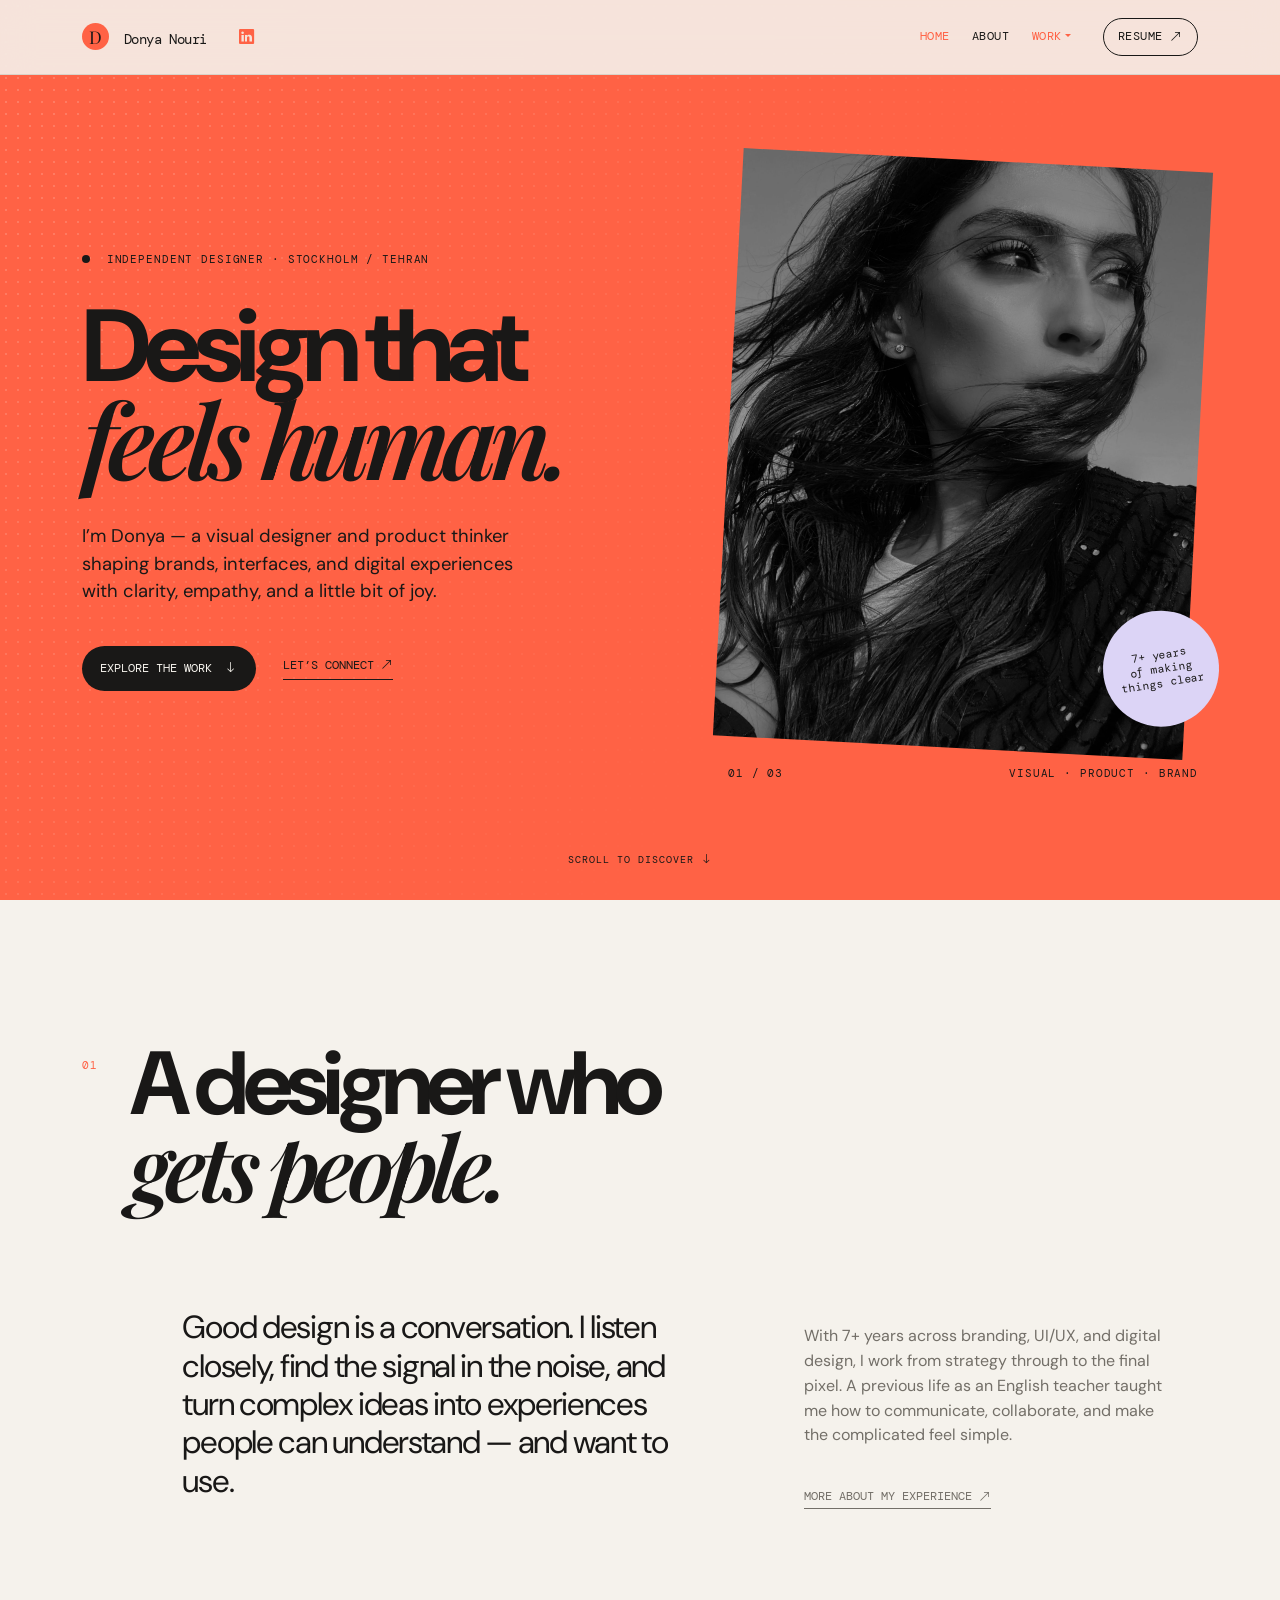
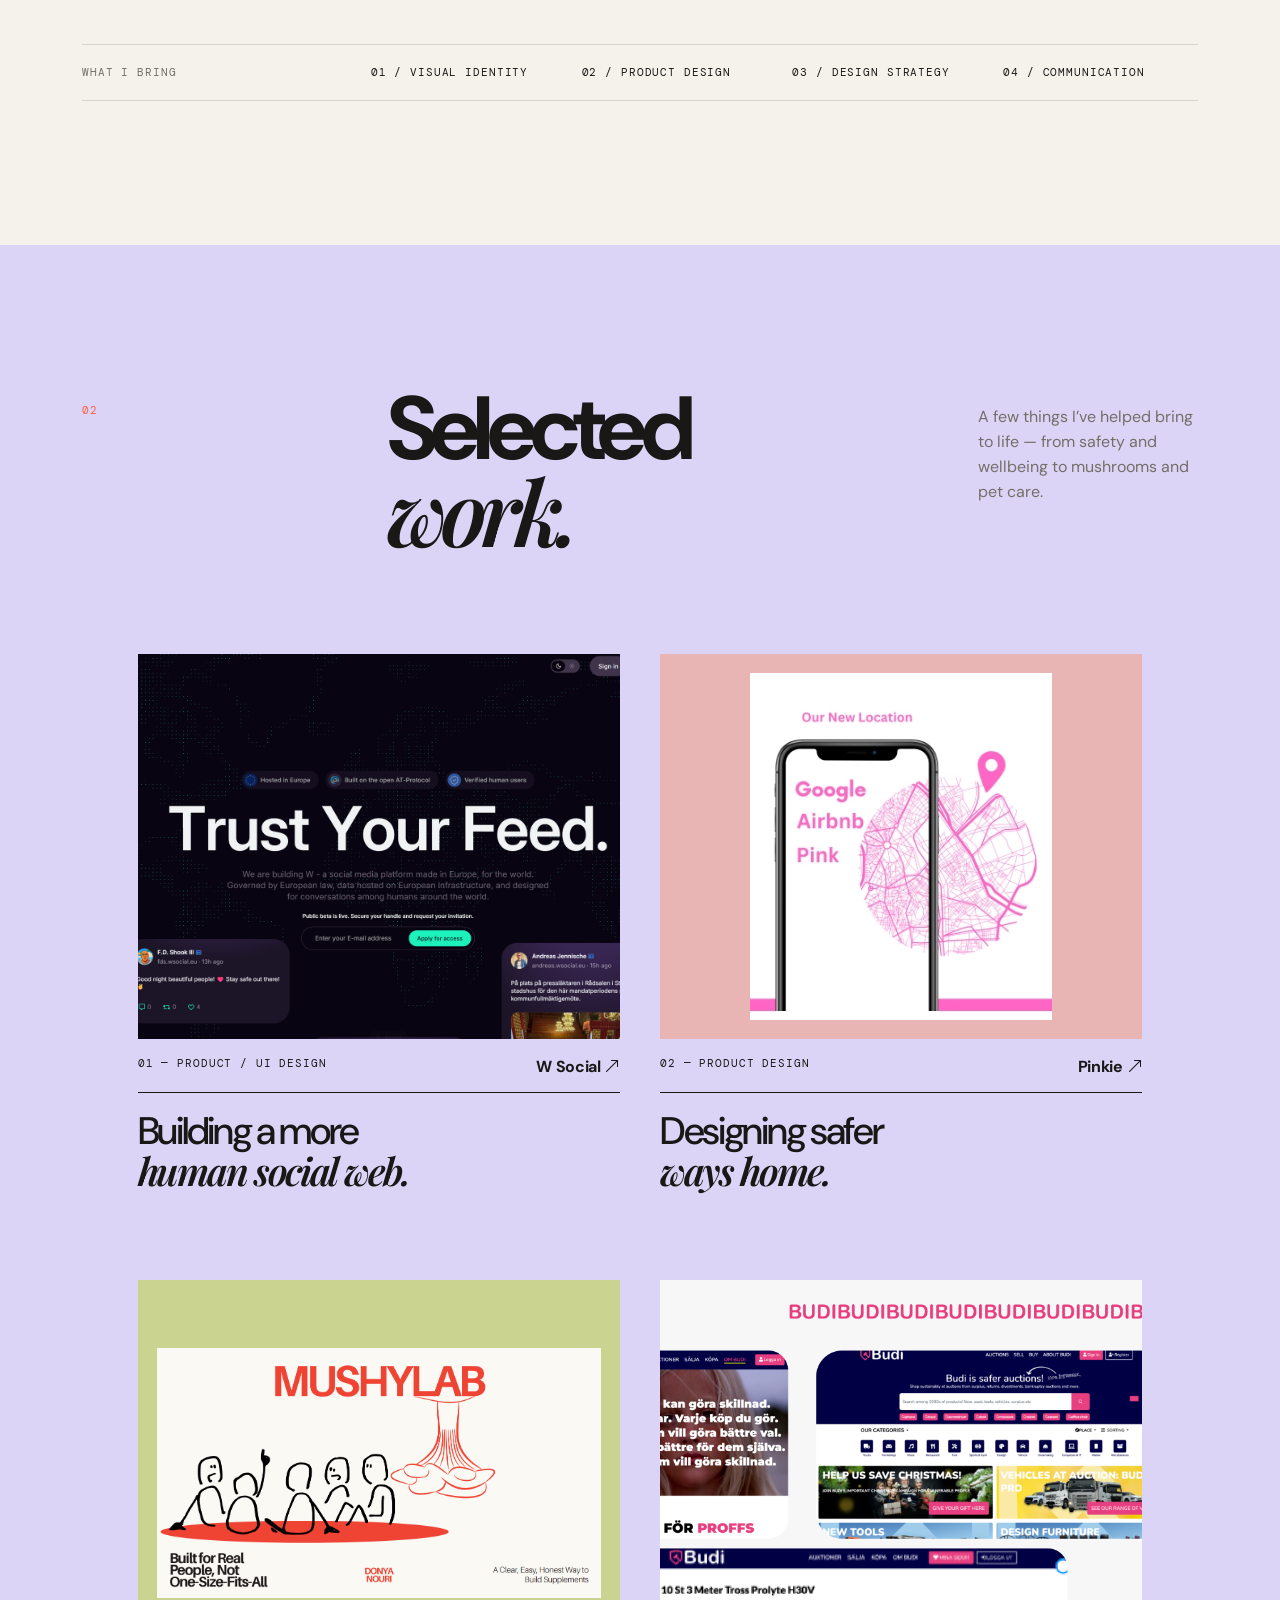
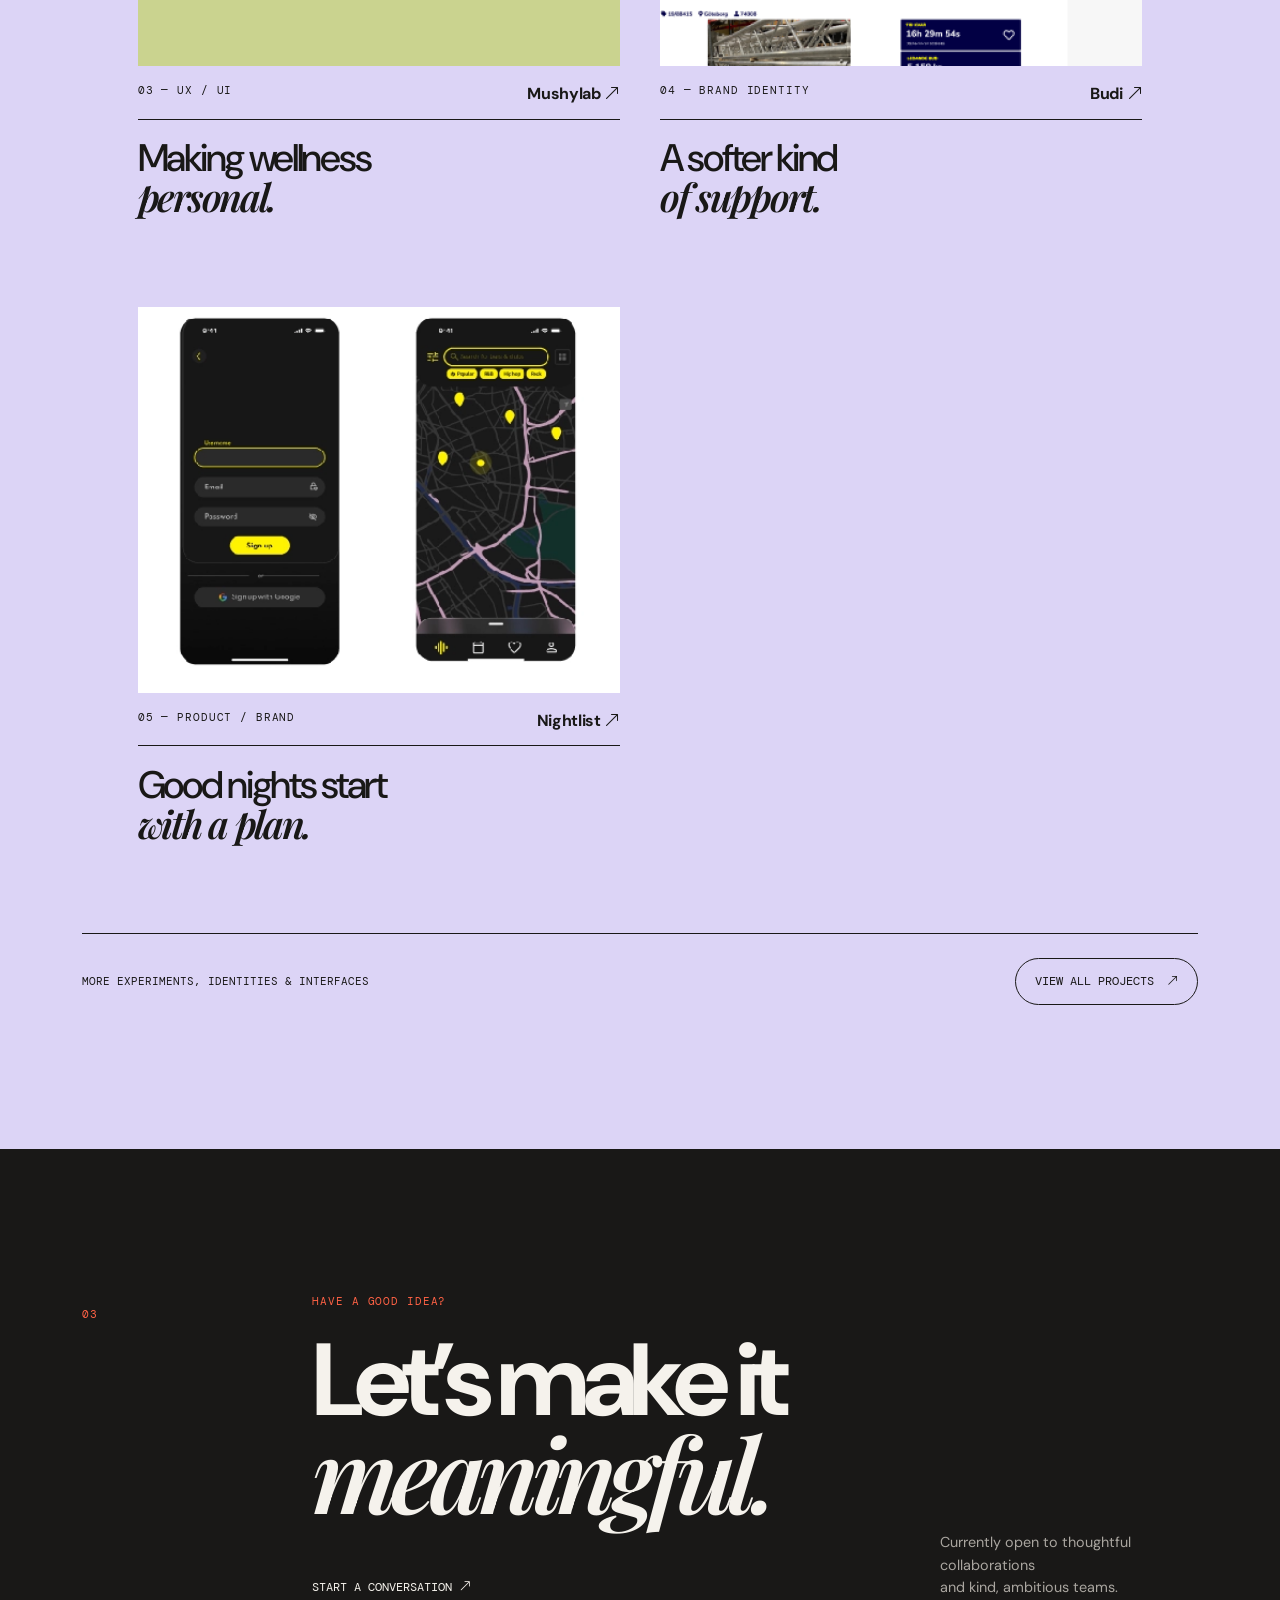
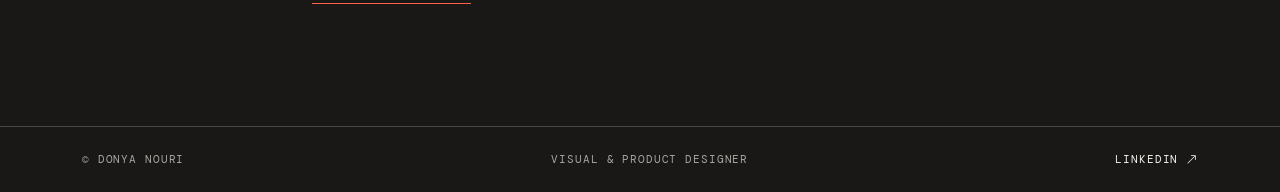
<file: index.html>
<!DOCTYPE html>
<html lang="en">
<head>
  <meta charset="UTF-8" />
  <meta name="viewport" content="width=device-width, initial-scale=1.0" />
  <meta name="description" content="Donya Nouri is a visual and product designer creating clear, expressive digital experiences." />
  <title>Donya Nouri — Visual & Product Designer</title>
  <link rel="stylesheet" href="https://cdn.jsdelivr.net/npm/bootstrap-icons@1.11.3/font/bootstrap-icons.min.css" />
  <link href="https://cdn.jsdelivr.net/npm/bootstrap@5.3.3/dist/css/bootstrap.min.css" rel="stylesheet" />
  <link rel="stylesheet" href="style.css" />
</head>
<body class="home-page">
  <nav class="navbar navbar-expand-lg custom-navbar fixed-top">
    <div class="container">
      <div class="brand-group">
        <a class="navbar-brand museo-font" href="index.html"><span class="brand-mark">D</span> Donya Nouri</a>
        <a class="linkedin-icon" href="https://www.linkedin.com/in/donya-nouri-3641202a6/" target="_blank" rel="noreferrer" aria-label="LinkedIn"><i class="bi bi-linkedin"></i></a>
      </div>
      <button class="navbar-toggler" type="button" data-bs-toggle="collapse" data-bs-target="#navbarNav" aria-label="Toggle navigation">
        <span class="navbar-toggler-icon"></span>
      </button>
      <div class="collapse navbar-collapse" id="navbarNav">
        <ul class="navbar-nav ms-auto align-items-lg-center">
          <li class="nav-item"><a class="nav-link museo-font active" href="index.html">Home</a></li>
          <li class="nav-item"><a class="nav-link museo-font" href="#about">About</a></li>
          <li class="nav-item dropdown">
            <a class="nav-link museo-font dropdown-toggle" href="#work" id="workDropdown" role="button" data-bs-toggle="dropdown" aria-expanded="false">Work</a>
            <ul class="dropdown-menu dropdown-menu-end" aria-labelledby="workDropdown">
              <li><a class="dropdown-item" href="#work">All work</a></li>
              <li><a class="dropdown-item" href="wsocial.html">W Social</a></li>
              <li><a class="dropdown-item" href="pinkie.html">Pinkie</a></li>
              <li><a class="dropdown-item" href="mushylab.html">Mushylab</a></li>
              <li><a class="dropdown-item" href="budi.html">Budi</a></li>
              <li><a class="dropdown-item" href="nightlist.html">Nightlist</a></li>
              <li><a class="dropdown-item" href="tobii.html">Tobii Dynavox</a></li>
              <li><a class="dropdown-item" href="temgroup.html">Tem Group</a></li>
              <li><a class="dropdown-item" href="petclinic.html">Pet Clinic</a></li>
              <li><a class="dropdown-item" href="studiomosaic.html">Studio Mosaic / Umbra</a></li>
              <li><a class="dropdown-item" href="lightstep.html">Maria Ungdom / Lightstep</a></li>
              <li><a class="dropdown-item" href="pharmacy.html">Dr. Mahmoodinejad's Pharmacy</a></li>
              <li><a class="dropdown-item" href="mehrarad.html">Mehr Arad Urum Rashin</a></li>
            </ul>
          </li>
          <li class="nav-item"><a class="nav-link museo-font nav-cta" href="Images/Donya_Nouri_CV_UXUI_Design.pdf" download>Resume <i class="bi bi-arrow-up-right"></i></a></li>
        </ul>
      </div>
    </div>
  </nav>

  <main>
    <header class="hero">
      <div class="hero-noise"></div>
      <div class="container hero-grid">
        <div class="hero-copy">
          <p class="eyebrow"><span class="eyebrow-dot"></span> Independent designer · Stockholm / Tehran</p>
          <h1>Design that<br /><em>feels human.</em></h1>
          <p class="hero-intro">I’m Donya — a visual designer and product thinker shaping brands, interfaces, and digital experiences with clarity, empathy, and a little bit of joy.</p>
          <div class="hero-actions">
            <a class="button button-dark" href="#work">Explore the work <i class="bi bi-arrow-down"></i></a>
            <a class="text-link" href="https://www.linkedin.com/in/donya-nouri-3641202a6/" target="_blank" rel="noreferrer">Let’s connect <i class="bi bi-arrow-up-right"></i></a>
          </div>
        </div>
        <div class="hero-portrait">
          <div class="portrait-frame">
            <img src="Images/Donya_Contact.jpg" alt="Portrait of Donya Nouri" />
            <span class="portrait-sticker">7+ years<br />of making<br />things clear</span>
          </div>
          <div class="hero-caption"><span>01 / 03</span><span>Visual · Product · Brand</span></div>
        </div>
      </div>
      <div class="hero-scroll">Scroll to discover <i class="bi bi-arrow-down"></i></div>
    </header>

    <section id="about" class="about-section section-pad">
      <div class="container">
        <div class="section-heading"><span class="section-number">01</span><h2>A designer who<br /><em>gets people.</em></h2></div>
        <div class="about-grid">
          <p class="about-lead">Good design is a conversation. I listen closely, find the signal in the noise, and turn complex ideas into experiences people can understand — and want to use.</p>
          <div class="about-detail">
            <p>With 7+ years across branding, UI/UX, and digital design, I work from strategy through to the final pixel. A previous life as an English teacher taught me how to communicate, collaborate, and make the complicated feel simple.</p>
            <a class="text-link" href="Images/Donya_Nouri_CV_UXUI_Design.pdf" download>More about my experience <i class="bi bi-arrow-up-right"></i></a>
          </div>
        </div>
        <div class="capability-row">
          <span>What I bring</span><strong>01 / Visual identity</strong><strong>02 / Product design</strong><strong>03 / Design strategy</strong><strong>04 / Communication</strong>
        </div>
      </div>
    </section>

    <section id="work" class="work-section section-pad">
      <div class="container">
        <div class="section-heading work-heading"><span class="section-number">02</span><h2>Selected<br /><em>work.</em></h2><p>A few things I’ve helped bring to life — from safety and wellbeing to mushrooms and pet care.</p></div>
        <div class="project-grid">
          <a class="project-card project-card-large wsocial-card" href="wsocial.html">
            <div class="project-image-wrap wsocial-bg"><img src="Images/W_Social.png" alt="W Social social media platform homepage" /></div>
            <div class="project-meta"><span>01 — Product / UI design</span><span>W Social <i class="bi bi-arrow-up-right"></i></span></div>
            <h3>Building a more<br /><em>human social web.</em></h3>
          </a>
          <a class="project-card" href="pinkie.html">
            <div class="project-image-wrap pinkie-bg"><img src="Images/Pinkie_fp.webp" alt="Pinkie safety app interface" /></div>
            <div class="project-meta"><span>02 — Product design</span><span>Pinkie <i class="bi bi-arrow-up-right"></i></span></div>
            <h3>Designing safer<br /><em>ways home.</em></h3>
          </a>
          <a class="project-card" href="mushylab.html">
            <div class="project-image-wrap mushy-bg"><img src="Images/Mushylab/Mushy_1.png" alt="Mushylab digital platform" /></div>
            <div class="project-meta"><span>03 — UX / UI</span><span>Mushylab <i class="bi bi-arrow-up-right"></i></span></div>
            <h3>Making wellness<br /><em>personal.</em></h3>
          </a>
          <a class="project-card" href="budi.html">
            <div class="project-image-wrap budi-bg"><img src="Images/Budi/BUDI@2x.png" alt="Budi visual identity" /></div>
            <div class="project-meta"><span>04 — Brand identity</span><span>Budi <i class="bi bi-arrow-up-right"></i></span></div>
            <h3>A softer kind<br /><em>of support.</em></h3>
          </a>
          <a class="project-card project-card-wide" href="nightlist.html">
            <div class="project-image-wrap night-bg"><img src="Images/Nightlist_fp.webp" alt="Nightlist app interface" /></div>
            <div class="project-meta"><span>05 — Product / Brand</span><span>Nightlist <i class="bi bi-arrow-up-right"></i></span></div>
            <h3>Good nights start<br /><em>with a plan.</em></h3>
          </a>
        </div>
        <div class="all-work"><span>More experiments, identities & interfaces</span><a class="button button-outline" href="wsocial.html">View all projects <i class="bi bi-arrow-up-right"></i></a></div>
      </div>
    </section>

    <section class="contact-section-new">
      <div class="container contact-grid"><span class="section-number">03</span><div><p class="eyebrow">Have a good idea?</p><h2>Let’s make it<br /><em>meaningful.</em></h2><a class="contact-link" href="https://www.linkedin.com/in/donya-nouri-3641202a6/" target="_blank" rel="noreferrer">Start a conversation <i class="bi bi-arrow-up-right"></i></a></div><div class="contact-note">Currently open to thoughtful collaborations<br />and kind, ambitious teams.</div></div>
    </section>
  </main>
  <footer><div class="container"><span>© Donya Nouri</span><span>Visual & Product Designer</span><a href="https://www.linkedin.com/in/donya-nouri-3641202a6/" target="_blank" rel="noreferrer">LinkedIn <i class="bi bi-arrow-up-right"></i></a></div></footer>
  <script src="https://cdn.jsdelivr.net/npm/bootstrap@5.3.3/dist/js/bootstrap.bundle.min.js"></script>
  <script src="script.js"></script>
</body>
</html>
</file>
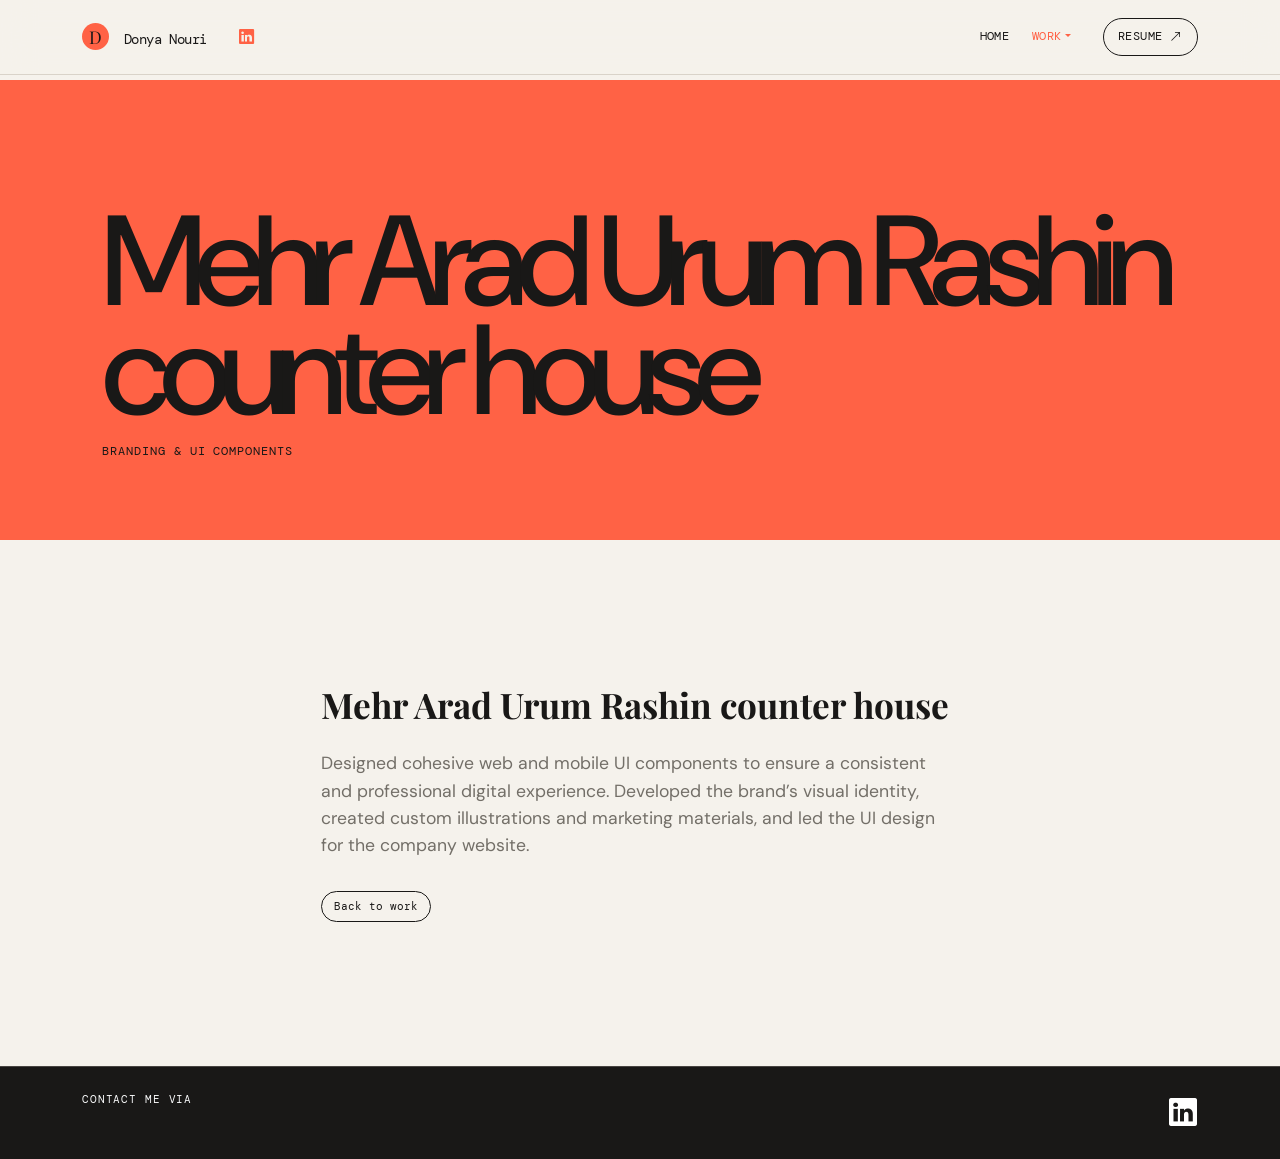
<file: mehrarad.html>
<!DOCTYPE html>
<html lang="en">
<head>
  <meta charset="utf-8" />
  <meta name="viewport" content="width=device-width,initial-scale=1" />
  <title>Mehr Arad Urum Rashin — Donya Nouri</title>
  <link rel="stylesheet" href="https://cdn.jsdelivr.net/npm/bootstrap-icons@1.11.3/font/bootstrap-icons.min.css" />
  <link href="https://cdn.jsdelivr.net/npm/bootstrap@5.3.3/dist/css/bootstrap.min.css" rel="stylesheet" />
  <link rel="stylesheet" href="style.css" />
</head>
<body>
  <nav class="navbar navbar-expand-lg custom-navbar fixed-top">
    <div class="container">
      <div class="brand-group">
        <a class="navbar-brand museo-font" href="index.html"><span class="brand-mark">D</span> Donya Nouri</a>
        <a class="linkedin-icon" href="https://www.linkedin.com/in/donya-nouri-3641202a6/" target="_blank" rel="noreferrer" aria-label="LinkedIn"><i class="bi bi-linkedin"></i></a>
      </div>
      <button class="navbar-toggler" type="button" data-bs-toggle="collapse" data-bs-target="#navbarNav" aria-controls="navbarNav" aria-expanded="false" aria-label="Toggle navigation">
        <span class="navbar-toggler-icon"></span>
      </button>
      <div class="collapse navbar-collapse" id="navbarNav">
        <ul class="navbar-nav ms-auto align-items-lg-center">
          <li class="nav-item"><a class="nav-link museo-font" href="index.html">Home</a></li>
          <li class="nav-item dropdown">
            <a class="nav-link museo-font dropdown-toggle" href="index.html#work" id="workDropdown" role="button" data-bs-toggle="dropdown" aria-expanded="false">Work</a>
            <ul class="dropdown-menu dropdown-menu-end" aria-labelledby="workDropdown">
              <li><a class="dropdown-item" href="index.html#work">All work</a></li>
              <li><a class="dropdown-item" href="wsocial.html">W Social</a></li>
              <li><a class="dropdown-item" href="pinkie.html">Pinkie</a></li>
              <li><a class="dropdown-item" href="mushylab.html">Mushylab</a></li>
              <li><a class="dropdown-item" href="budi.html">Budi</a></li>
              <li><a class="dropdown-item" href="nightlist.html">Nightlist</a></li>
              <li><a class="dropdown-item" href="tobii.html">Tobii Dynavox</a></li>
              <li><a class="dropdown-item" href="temgroup.html">Tem Group</a></li>
              <li><a class="dropdown-item" href="petclinic.html">Pet Clinic</a></li>
              <li><a class="dropdown-item" href="studiomosaic.html">Studio Mosaic / Umbra</a></li>
              <li><a class="dropdown-item" href="lightstep.html">Maria Ungdom / Lightstep</a></li>
              <li><a class="dropdown-item" href="pharmacy.html">Dr. Mahmoodinejad's Pharmacy</a></li>
              <li><a class="dropdown-item" href="mehrarad.html">Mehr Arad Urum Rashin</a></li>
            </ul>
          </li>
          <li class="nav-item"><a class="nav-link museo-font nav-cta" href="Images/Donya_Nouri_CV_UXUI_Design.pdf" download>Resume <i class="bi bi-arrow-up-right"></i></a></li>
        </ul>
      </div>
    </div>
  </nav>

  <div class="">
    <header class="custom-header text-center py-5 ">
    <div class="container">
      <h1 class="main-title mb-3">Mehr Arad Urum Rashin counter house</h1>
      <p class="subtitle mb-0">Branding & UI components</p>
    </div>
  </header>

  <main class="container my-5 ">
    <div class="row justify-content-center">
      <div class="col-12 col-md-8">
        <h3 class="h5 fw-bold">Mehr Arad Urum Rashin counter house</h3>
        <p>
          Designed cohesive web and mobile UI components to ensure a consistent and professional digital experience. Developed the brand’s visual identity, created custom illustrations and marketing materials, and led the UI design for the company website.
        </p>
        <a class="btn btn-outline-light mt-3" href="index.html#work">Back to work</a>
      </div>
    </div>
  </main>

  <footer class="text-center py-4 ">
    <div class="container">
      <span class="text-light me-2">Contact me via</span>
      <a href="https://www.linkedin.com/in/donya-nouri-3641202a6/" target="_blank" class="linkedin-icon" aria-label="LinkedIn">
        <i class="bi bi-linkedin fs-3" style="color: #fff;"></i>
      </a>
    </div>
  </footer>

  <script src="https://cdn.jsdelivr.net/npm/bootstrap@5.3.3/dist/js/bootstrap.bundle.min.js"></script>
  <script src="script.js"></script>
  </div>
</body>
</html>
</file>
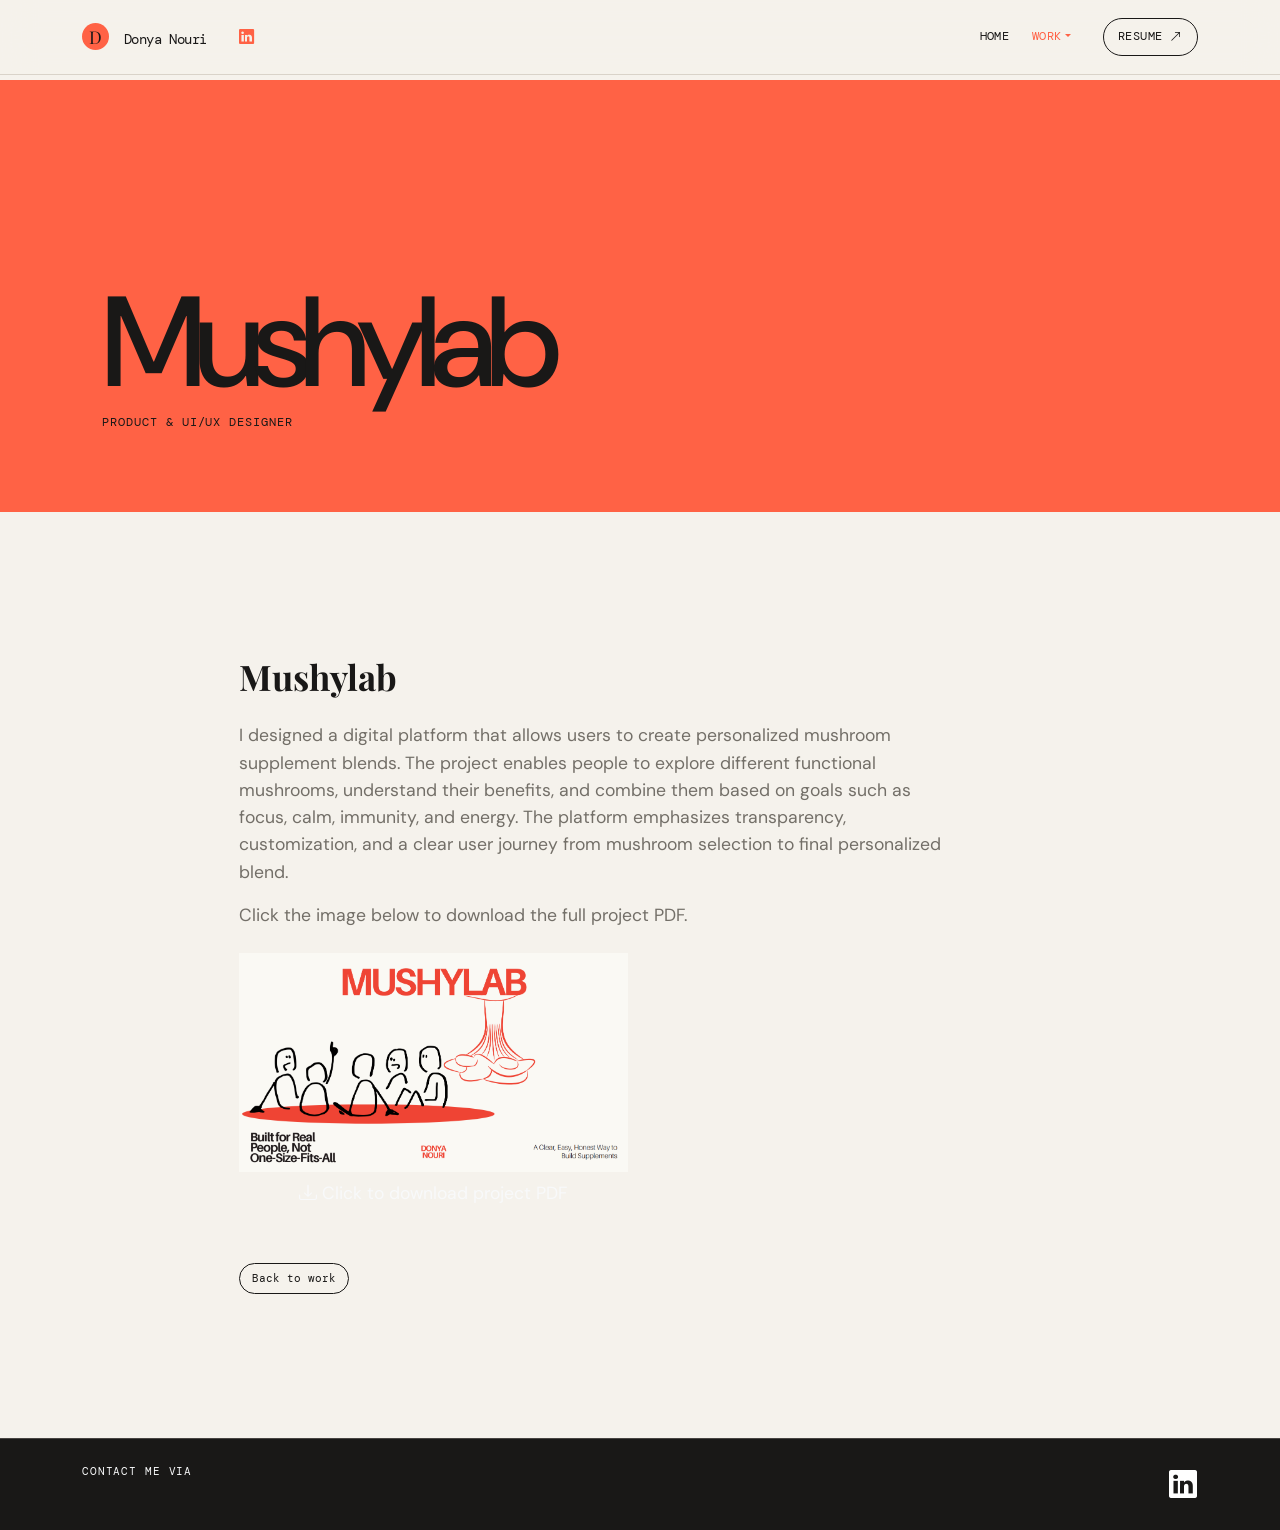
<file: mushylab.html>
<!DOCTYPE html>
<html lang="en">
  <head>
    <meta charset="utf-8" />
    <meta name="viewport" content="width=device-width,initial-scale=1" />
    <title>Mushylab — Donya Nouri</title>
    <link
      rel="stylesheet"
      href="https://cdn.jsdelivr.net/npm/bootstrap-icons@1.11.3/font/bootstrap-icons.min.css"
    />
    <link
      href="https://cdn.jsdelivr.net/npm/bootstrap@5.3.3/dist/css/bootstrap.min.css"
      rel="stylesheet"
    />
    <link rel="stylesheet" href="style.css" />
  </head>
  <body>
    <nav class="navbar navbar-expand-lg custom-navbar fixed-top">
    <div class="container">
      <div class="brand-group">
        <a class="navbar-brand museo-font" href="index.html"><span class="brand-mark">D</span> Donya Nouri</a>
        <a class="linkedin-icon" href="https://www.linkedin.com/in/donya-nouri-3641202a6/" target="_blank" rel="noreferrer" aria-label="LinkedIn"><i class="bi bi-linkedin"></i></a>
      </div>
      <button class="navbar-toggler" type="button" data-bs-toggle="collapse" data-bs-target="#navbarNav" aria-controls="navbarNav" aria-expanded="false" aria-label="Toggle navigation">
        <span class="navbar-toggler-icon"></span>
      </button>
      <div class="collapse navbar-collapse" id="navbarNav">
        <ul class="navbar-nav ms-auto align-items-lg-center">
          <li class="nav-item"><a class="nav-link museo-font" href="index.html">Home</a></li>
          <li class="nav-item dropdown">
            <a class="nav-link museo-font dropdown-toggle" href="index.html#work" id="workDropdown" role="button" data-bs-toggle="dropdown" aria-expanded="false">Work</a>
            <ul class="dropdown-menu dropdown-menu-end" aria-labelledby="workDropdown">
              <li><a class="dropdown-item" href="index.html#work">All work</a></li>
              <li><a class="dropdown-item" href="wsocial.html">W Social</a></li>
              <li><a class="dropdown-item" href="pinkie.html">Pinkie</a></li>
              <li><a class="dropdown-item" href="mushylab.html">Mushylab</a></li>
              <li><a class="dropdown-item" href="budi.html">Budi</a></li>
              <li><a class="dropdown-item" href="nightlist.html">Nightlist</a></li>
              <li><a class="dropdown-item" href="tobii.html">Tobii Dynavox</a></li>
              <li><a class="dropdown-item" href="temgroup.html">Tem Group</a></li>
              <li><a class="dropdown-item" href="petclinic.html">Pet Clinic</a></li>
              <li><a class="dropdown-item" href="studiomosaic.html">Studio Mosaic / Umbra</a></li>
              <li><a class="dropdown-item" href="lightstep.html">Maria Ungdom / Lightstep</a></li>
              <li><a class="dropdown-item" href="pharmacy.html">Dr. Mahmoodinejad's Pharmacy</a></li>
              <li><a class="dropdown-item" href="mehrarad.html">Mehr Arad Urum Rashin</a></li>
            </ul>
          </li>
          <li class="nav-item"><a class="nav-link museo-font nav-cta" href="Images/Donya_Nouri_CV_UXUI_Design.pdf" download>Resume <i class="bi bi-arrow-up-right"></i></a></li>
        </ul>
      </div>
    </div>
  </nav>

    <div class="">
      <header class="custom-header text-center py-5 ">
      <div class="container">
        <h1 class="main-title mb-3">Mushylab</h1>
        <p class="subtitle mb-0">
          Product & UI/UX Designer
        </p>
      </div>
    </header>

  <main class="container my-5 ">
      <div class="row justify-content-center">
        <div class="col-12 col-md-10">
          <h3 class="h5 fw-bold">Mushylab</h3>
          <p>
            I designed a digital platform that allows users to create personalized mushroom supplement blends. The project enables people to explore different functional mushrooms, understand their benefits, and combine them based on goals such as focus, calm, immunity, and energy. The platform emphasizes transparency, customization, and a clear user journey from mushroom selection to final personalized blend.
          </p>
          <p>Click the image below to download the full project PDF.</p>

          <div class="row mt-4">
            <div class="col-12 col-md-6 mb-4">
              <a href="Images/Mushylab/Mushylab.pdf" download>
                <img
                  src="Images/Mushylab/Mushy_1.png"
                  alt="Mushylab Project - Click to download PDF"
                  class="img-fluid"
                  style="cursor: pointer; border: 2px solid #ffb3e6; border-radius: 8px;"
                />
              </a>
              <p class="text-center mt-2 text-light">
                <i class="bi bi-download"></i> Click to download project PDF
              </p>
            </div>
          </div>

          <a class="btn btn-outline-light mt-3" href="index.html#work"
            >Back to work</a
          >
        </div>
      </div>
    </main>

  <footer class="text-center py-4 ">
      <div class="container">
        <span class="text-light me-2">Contact me via</span>
        <a
          href="https://www.linkedin.com/in/donya-nouri-3641202a6/"
          target="_blank"
          class="linkedin-icon"
          aria-label="LinkedIn"
        >
          <i class="bi bi-linkedin fs-3" style="color: #fff"></i>
        </a>
      </div>
    </footer>

    <script src="https://cdn.jsdelivr.net/npm/bootstrap@5.3.3/dist/js/bootstrap.bundle.min.js"></script>
    <script src="script.js"></script>
    </div>
  </body>
</html>
</file>
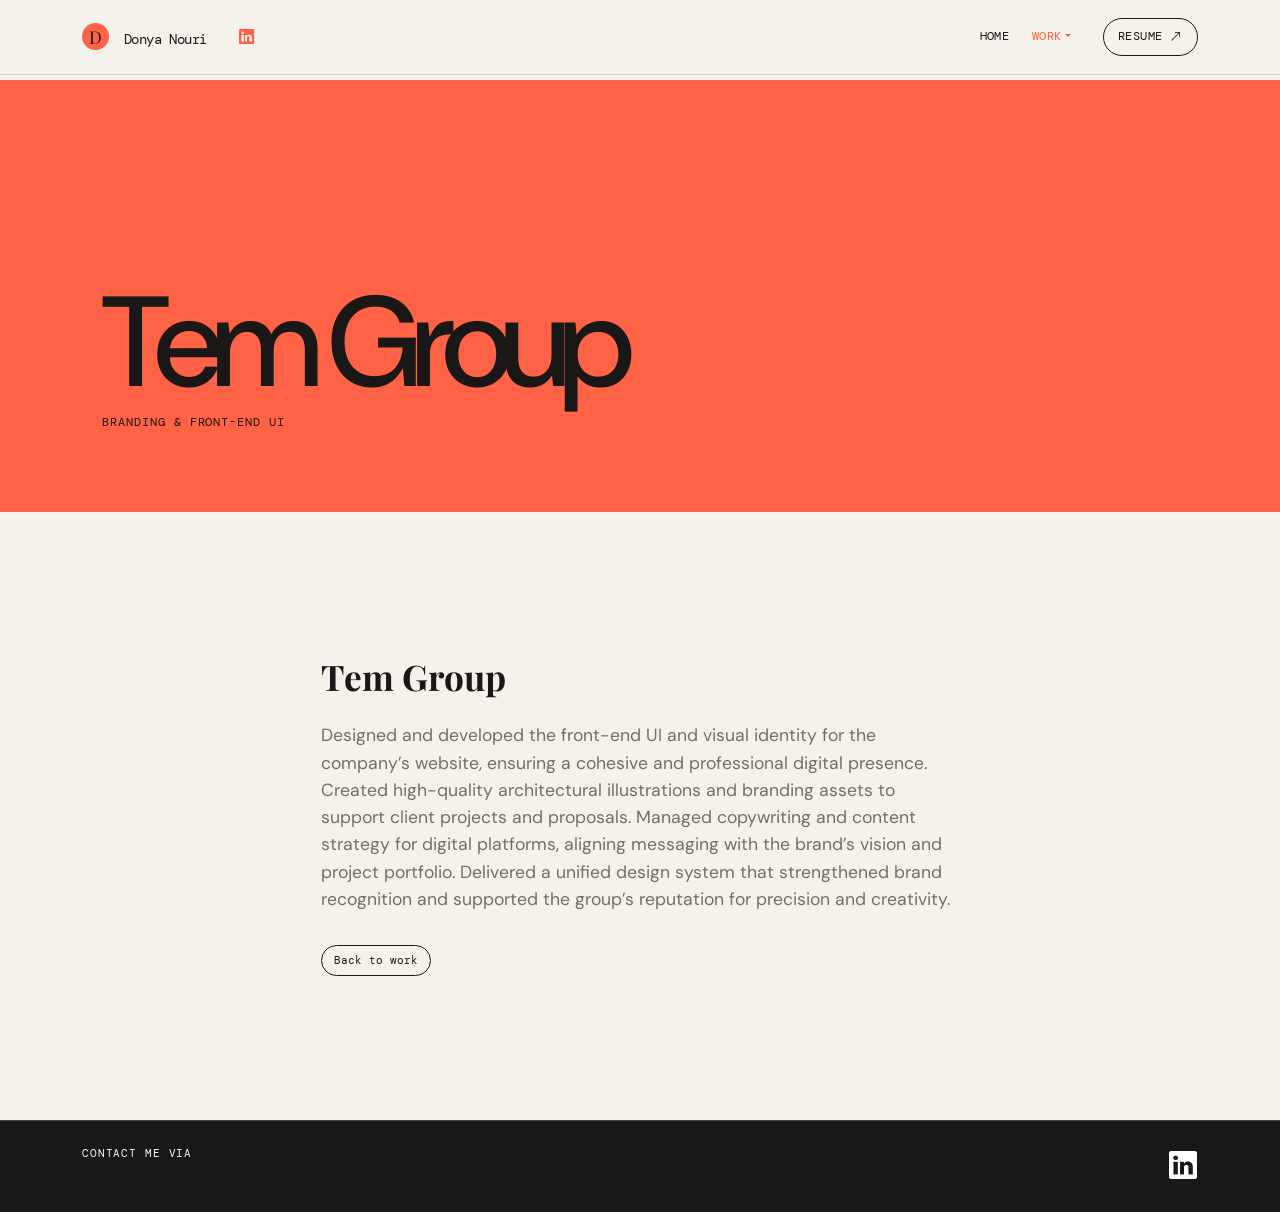
<file: temgroup.html>
<!DOCTYPE html>
<html lang="en">
<head>
  <meta charset="utf-8" />
  <meta name="viewport" content="width=device-width,initial-scale=1" />
  <title>Tem Group — Donya Nouri</title>
  <link rel="stylesheet" href="https://cdn.jsdelivr.net/npm/bootstrap-icons@1.11.3/font/bootstrap-icons.min.css" />
  <link href="https://cdn.jsdelivr.net/npm/bootstrap@5.3.3/dist/css/bootstrap.min.css" rel="stylesheet" />
  <link rel="stylesheet" href="style.css" />
</head>
<body>
  <nav class="navbar navbar-expand-lg custom-navbar fixed-top">
    <div class="container">
      <div class="brand-group">
        <a class="navbar-brand museo-font" href="index.html"><span class="brand-mark">D</span> Donya Nouri</a>
        <a class="linkedin-icon" href="https://www.linkedin.com/in/donya-nouri-3641202a6/" target="_blank" rel="noreferrer" aria-label="LinkedIn"><i class="bi bi-linkedin"></i></a>
      </div>
      <button class="navbar-toggler" type="button" data-bs-toggle="collapse" data-bs-target="#navbarNav" aria-controls="navbarNav" aria-expanded="false" aria-label="Toggle navigation">
        <span class="navbar-toggler-icon"></span>
      </button>
      <div class="collapse navbar-collapse" id="navbarNav">
        <ul class="navbar-nav ms-auto align-items-lg-center">
          <li class="nav-item"><a class="nav-link museo-font" href="index.html">Home</a></li>
          <li class="nav-item dropdown">
            <a class="nav-link museo-font dropdown-toggle" href="index.html#work" id="workDropdown" role="button" data-bs-toggle="dropdown" aria-expanded="false">Work</a>
            <ul class="dropdown-menu dropdown-menu-end" aria-labelledby="workDropdown">
              <li><a class="dropdown-item" href="index.html#work">All work</a></li>
              <li><a class="dropdown-item" href="wsocial.html">W Social</a></li>
              <li><a class="dropdown-item" href="pinkie.html">Pinkie</a></li>
              <li><a class="dropdown-item" href="mushylab.html">Mushylab</a></li>
              <li><a class="dropdown-item" href="budi.html">Budi</a></li>
              <li><a class="dropdown-item" href="nightlist.html">Nightlist</a></li>
              <li><a class="dropdown-item" href="tobii.html">Tobii Dynavox</a></li>
              <li><a class="dropdown-item" href="temgroup.html">Tem Group</a></li>
              <li><a class="dropdown-item" href="petclinic.html">Pet Clinic</a></li>
              <li><a class="dropdown-item" href="studiomosaic.html">Studio Mosaic / Umbra</a></li>
              <li><a class="dropdown-item" href="lightstep.html">Maria Ungdom / Lightstep</a></li>
              <li><a class="dropdown-item" href="pharmacy.html">Dr. Mahmoodinejad's Pharmacy</a></li>
              <li><a class="dropdown-item" href="mehrarad.html">Mehr Arad Urum Rashin</a></li>
            </ul>
          </li>
          <li class="nav-item"><a class="nav-link museo-font nav-cta" href="Images/Donya_Nouri_CV_UXUI_Design.pdf" download>Resume <i class="bi bi-arrow-up-right"></i></a></li>
        </ul>
      </div>
    </div>
  </nav>

  <div class="">
    <header class="custom-header text-center py-5 ">
    <div class="container">
      <h1 class="main-title mb-3">Tem Group</h1>
      <p class="subtitle mb-0">Branding & front-end UI</p>
    </div>
  </header>

  <main class="container my-5 ">
    <div class="row justify-content-center">
      <div class="col-12 col-md-8">
        <h3 class="h5 fw-bold">Tem Group</h3>
        <p>
          Designed and developed the front-end UI and visual identity for the company’s website, ensuring a cohesive and professional digital presence. Created high-quality architectural illustrations and branding assets to support client projects and proposals. Managed copywriting and content strategy for digital platforms, aligning messaging with the brand’s vision and project portfolio. Delivered a unified design system that strengthened brand recognition and supported the group’s reputation for precision and creativity.
        </p>
        <a class="btn btn-outline-light mt-3" href="index.html#work">Back to work</a>
      </div>
    </div>
  </main>

  <footer class="text-center py-4 ">
    <div class="container">
      <span class="text-light me-2">Contact me via</span>
      <a href="https://www.linkedin.com/in/donya-nouri-3641202a6/" target="_blank" class="linkedin-icon" aria-label="LinkedIn">
        <i class="bi bi-linkedin fs-3" style="color: #fff;"></i>
      </a>
    </div>
  </footer>

  <script src="https://cdn.jsdelivr.net/npm/bootstrap@5.3.3/dist/js/bootstrap.bundle.min.js"></script>
  <script src="script.js"></script>
  </div>
</body>
</html>
</file>
<file: style.css>
@import url("https://fonts.googleapis.com/css2?family=DM+Mono:wght@400;500&family=DM+Sans:wght@400;500;700&family=Playfair+Display:ital,wght@0,600;1,600;1,700&display=swap");

:root {
  --paper: #f5f2ec;
  --ink: #191817;
  --muted: #736f68;
  --line: #d9d3c9;
  --coral: #ff6245;
  --lilac: #dcd4f6;
  --lime: #d6e878;
  --serif: "Playfair Display", Georgia, serif;
  --sans: "DM Sans", Arial, sans-serif;
  --mono: "DM Mono", monospace;
}
* { box-sizing: border-box; }
html { scroll-behavior: smooth; }
body { margin: 0; background: var(--paper); color: var(--ink); font-family: var(--sans); line-height: 1.55; -webkit-font-smoothing: antialiased; }
a { color: inherit; }
.museo-font { font-family: var(--mono) !important; }
.custom-navbar { background: rgba(245,242,236,.9); border-bottom: 1px solid var(--line); padding: 1.15rem 0; backdrop-filter: blur(16px); z-index: 20; }
.navbar-brand { font-size: .9rem; letter-spacing: -.03em; color: var(--ink); }
.brand-mark { display: inline-grid; place-items: center; width: 27px; height: 27px; background: var(--coral); border-radius: 50%; font-family: var(--serif); font-size: 1.1rem; margin-right: .45rem; }
.brand-group { display: flex; align-items: center; gap: .6rem; }
.brand-group .linkedin-icon {
  display: grid;
  place-items: center;
  width: 27px;
  height: 27px;
  color: var(--coral);
  font-size: .95rem;
  line-height: 1;
  transition: color .2s ease, transform .2s ease;
}
.brand-group .linkedin-icon:hover { color: var(--ink); transform: translateY(-2px); }
.nav-link { color: var(--ink) !important; font-size: .72rem; letter-spacing: .04em; text-transform: uppercase; margin-left: 1.4rem; padding: .35rem 0 !important; }
.nav-link:hover, .nav-link.active { color: var(--coral) !important; }
.nav-cta { border: 1px solid var(--ink); border-radius: 99px; padding: .55rem .9rem !important; margin-left: 2rem; }
.nav-cta:hover { background: var(--ink); color: var(--paper) !important; }
.dropdown-menu { min-width: 220px; padding: .55rem; background: rgba(245,242,236,.98); border: 1px solid var(--ink); border-radius: 12px; box-shadow: 5px 5px 0 var(--ink); }
.dropdown-item { padding: .55rem .7rem; border-radius: 7px; color: var(--ink); font-family: var(--mono); font-size: .68rem; text-transform: uppercase; }
.dropdown-item:hover, .dropdown-item:focus { background: var(--coral); color: var(--ink); }
.navbar-toggler { border: 1px solid var(--ink); padding: .35rem .5rem; }
.navbar-toggler-icon {
  width: 1.2rem;
  background-image: url("data:image/svg+xml,%3csvg xmlns='http://www.w3.org/2000/svg' viewBox='0 0 30 30'%3e%3cpath stroke='%23191817' stroke-linecap='round' stroke-miterlimit='10' stroke-width='2' d='M4 7h22M4 15h22M4 23h22'/%3e%3c/svg%3e");
}
.hero { min-height: 100vh; background: var(--coral); position: relative; overflow: hidden; padding: 10rem 0 4rem; }
.hero-noise { position: absolute; inset: 0; opacity: .18; pointer-events: none; background-image: radial-gradient(#fff 1px, transparent 1px); background-size: 12px 12px; mask-image: linear-gradient(120deg, #000, transparent 65%); }
.hero-grid { display: grid; grid-template-columns: 1.05fr .95fr; gap: 7vw; align-items: center; position: relative; z-index: 1; }
.eyebrow, .section-number, .project-meta, .hero-caption, .capability-row, footer { font-family: var(--mono); text-transform: uppercase; font-size: .68rem; letter-spacing: .08em; }
.eyebrow-dot { display: inline-block; background: var(--ink); width: 8px; height: 8px; border-radius: 50%; margin-right: .55rem; }
.hero h1, .section-heading h2, .contact-grid h2 { font-size: clamp(4rem, 8vw, 8rem); line-height: .9; letter-spacing: -.075em; font-weight: 700; margin: 2rem 0; }
em { font-family: var(--serif); font-weight: 600; }
.hero-intro { max-width: 440px; font-size: 1.15rem; line-height: 1.5; }
.hero-actions { display: flex; align-items: center; gap: 1.7rem; margin-top: 2.5rem; }
.button { display: inline-flex; align-items: center; gap: .8rem; padding: .85rem 1.15rem; border-radius: 99px; text-decoration: none; font-family: var(--mono); font-size: .72rem; text-transform: uppercase; transition: .25s ease; }
.button-dark { background: var(--ink); color: var(--paper); }
.button-dark:hover { background: var(--paper); color: var(--ink); transform: translateY(-3px); }
.button-outline { border: 1px solid var(--ink); color: var(--ink); }
.button-outline:hover { background: var(--ink); color: var(--paper); }
.text-link { font-family: var(--mono); font-size: .72rem; text-transform: uppercase; text-decoration: none; border-bottom: 1px solid currentColor; padding-bottom: .25rem; }
.text-link:hover { color: var(--paper); }
.hero-portrait { max-width: 470px; justify-self: end; }
.portrait-frame { position: relative; transform: rotate(3deg); }
.portrait-frame img { display: block; width: 100%; aspect-ratio: 4 / 5; object-fit: cover; filter: grayscale(1); mix-blend-mode: multiply; }
.portrait-sticker { position: absolute; right: -2rem; bottom: 2rem; width: 116px; height: 116px; display: grid; place-items: center; text-align: center; background: var(--lilac); border-radius: 50%; font-family: var(--mono); font-size: .7rem; line-height: 1.25; transform: rotate(-12deg); }
.hero-caption { display: flex; justify-content: space-between; margin-top: 1.1rem; }
.hero-scroll { position: absolute; bottom: 2rem; left: 50%; transform: translateX(-50%); font-family: var(--mono); font-size: .65rem; text-transform: uppercase; letter-spacing: .1em; }
.section-pad { padding: 9rem 0; }
.section-heading { display: flex; align-items: flex-start; gap: 2rem; }
.section-number { color: var(--coral); padding-top: .8rem; }
.section-heading h2 { font-size: clamp(3.5rem, 7vw, 7rem); margin: 0; }
.about-section { background: var(--paper); }
.about-grid { display: grid; grid-template-columns: 1.1fr .8fr; gap: 10vw; margin: 6rem 0 8rem 9%; max-width: 980px; }
.about-lead { font-size: clamp(1.5rem, 2.5vw, 2.35rem); line-height: 1.2; letter-spacing: -.04em; }
.about-detail { color: var(--muted); padding-top: 1rem; }
.about-detail p { margin-bottom: 2.2rem; }
.about-detail .text-link:hover { color: var(--coral); }
.capability-row { border-top: 1px solid var(--line); border-bottom: 1px solid var(--line); display: grid; grid-template-columns: 1.4fr repeat(4, 1fr); gap: 1rem; padding: 1.2rem 0; color: var(--muted); }
.capability-row strong { color: var(--ink); font-weight: 400; }
.work-section { background: var(--lilac); }
.work-heading { justify-content: space-between; }
.work-heading p { max-width: 220px; margin: 1rem 0 0; color: var(--muted); }
.project-grid { display: grid; grid-template-columns: repeat(2, minmax(0, 1fr)); gap: 5rem 2.5rem; margin: 6rem 5% 5rem; align-items: start; }
.project-card { text-decoration: none; display: block; }
.project-card-large, .project-card-offset, .project-card-wide { margin-top: 0; max-width: none; grid-column: auto; justify-self: stretch; }
.project-image-wrap { overflow: hidden; aspect-ratio: 1.25 / 1; display: flex; align-items: center; justify-content: center; }
.project-image-wrap img { width: 100%; height: 100%; object-fit: cover; transition: transform .55s cubic-bezier(.2,.8,.2,1); }
.project-card:hover img { transform: scale(1.06); }
.wsocial-bg { background: #080511; }.pinkie-bg { background: #e8b4b4; }.mushy-bg { background: #cad38f; }.budi-bg { background: #e9c1b1; }.night-bg { background: #4d4a6f; }
.wsocial-bg img { object-fit: cover; }
.project-card:nth-child(2) .project-image-wrap img, .project-card:nth-child(3) .project-image-wrap img { object-fit: contain; padding: 1.2rem; }
.project-meta { display: flex; justify-content: space-between; border-bottom: 1px solid var(--ink); padding: 1rem 0 .75rem; }
.project-meta span:last-child { font-family: var(--sans); font-weight: 700; text-transform: none; letter-spacing: -.02em; font-size: 1rem; }
.project-card h3 { font-size: clamp(1.8rem, 3vw, 3rem); line-height: 1; letter-spacing: -.06em; margin-top: 1.2rem; }
.all-work { border-top: 1px solid var(--ink); padding-top: 1.5rem; display: flex; align-items: center; justify-content: space-between; font-family: var(--mono); font-size: .7rem; text-transform: uppercase; }
.contact-section-new { background: var(--ink); color: var(--paper); padding: 9rem 0 8rem; }
.contact-grid { display: grid; grid-template-columns: 1fr 3fr 1.3fr; gap: 2rem; }
.contact-grid .section-number { color: var(--coral); }.contact-grid h2 { font-size: clamp(4rem, 8vw, 8rem); margin: 1.5rem 0 3rem; }.contact-grid .eyebrow { color: var(--coral); }
.contact-link { font-family: var(--mono); font-size: .75rem; text-transform: uppercase; text-decoration: none; border-bottom: 1px solid var(--coral); padding-bottom: .5rem; color: var(--paper); }.contact-link:hover { color: var(--coral); }
.contact-note { align-self: end; color: #aaa6a0; font-size: .9rem; }
footer { background: var(--ink); color: #aaa6a0; border-top: 1px solid #484542; padding: 1.5rem 0; }.container > footer, footer .container { display: flex; justify-content: space-between; gap: 1rem; }footer a { color: var(--paper); text-decoration: none; }

/* Case-study pages share the same visual language as the index. */
body:not(.home-page) { padding-top: 5rem; }
body:not(.home-page) .custom-header { background: var(--coral); min-height: 48vh; padding: 8rem 1rem 5rem !important; display: flex; align-items: end; text-align: left !important; }
body:not(.home-page) .custom-header .container { max-width: 1100px; }
body:not(.home-page) .main-title { color: var(--ink); font-family: var(--sans); font-size: clamp(4rem, 10vw, 9rem); line-height: .85; letter-spacing: -.08em; text-shadow: none; animation: none; }
body:not(.home-page) .subtitle { color: var(--ink); font-family: var(--mono); text-transform: uppercase; font-size: .75rem; letter-spacing: .08em; }
body:not(.home-page) main.container { max-width: 1000px; padding: 6rem 1rem; }
body:not(.home-page) main p { color: var(--muted); max-width: 720px; font-size: 1.1rem; }
body:not(.home-page) main h3 { font-family: var(--serif); font-size: 2.2rem !important; color: var(--ink); margin-bottom: 1.5rem; }
body:not(.home-page) .case-study-details { margin: 3rem 0 2rem; padding: 2rem 0; border-top: 1px solid var(--line); border-bottom: 1px solid var(--line); max-width: 760px; }
body:not(.home-page) .case-study-details h4 { font-family: var(--mono); font-size: .7rem; letter-spacing: .08em; text-transform: uppercase; margin-bottom: 1.5rem; }
body:not(.home-page) .case-study-details ul { list-style: none; padding: 0; margin: 0; }
body:not(.home-page) .case-study-details li { color: var(--muted); padding: .8rem 0 .8rem 1.2rem; border-top: 1px solid var(--line); position: relative; }
body:not(.home-page) .case-study-details li::before { content: "↗"; color: var(--coral); position: absolute; left: 0; top: .8rem; }
body:not(.home-page) .case-study-details strong { display: block; color: var(--ink); font-weight: 700; margin-bottom: .25rem; }
body:not(.home-page) .case-study-details li span { display: block; }
body:not(.home-page) main img { border: 0 !important; border-radius: 0 !important; }
body:not(.home-page) .project-image { box-shadow: none; }
body:not(.home-page) .project-image:hover { transform: scale(1.025); box-shadow: none; }
body:not(.home-page) .btn-outline-light { color: var(--ink); border-color: var(--ink); border-radius: 99px; font-family: var(--mono); font-size: .7rem; }
body:not(.home-page) .btn-outline-light:hover { background: var(--ink); color: var(--paper); border-color: var(--ink); }
body:not(.home-page) footer { margin-top: 0 !important; }
.modal-content.bg-dark { background: var(--ink); border: 0; }.modal-content.bg-dark .modal-title { color: var(--coral) !important; }
*:focus-visible { outline: 2px solid var(--coral); outline-offset: 4px; }
@media (max-width: 767px) {
  .custom-navbar { padding: .85rem 0; }.navbar-collapse { background: var(--paper); padding: 1rem 0; }.nav-link { margin: .35rem 0; }.nav-cta { margin: .8rem 0 0 !important; display: inline-block; }
  .hero { padding-top: 8rem; }.hero-grid, .about-grid, .contact-grid { grid-template-columns: 1fr; }.hero h1 { font-size: 4.3rem; }.hero-portrait { width: 80%; justify-self: center; margin-top: 3rem; }.portrait-sticker { right: -1rem; }
  .section-pad, .contact-section-new { padding: 6rem 0; }.section-heading { gap: 1rem; }.about-grid { margin: 4rem 0; gap: 2rem; }.capability-row { grid-template-columns: 1fr 1fr; gap: 1rem; }.capability-row span { grid-column: 1 / -1; }
  .work-heading { display: grid; grid-template-columns: auto 1fr; }.work-heading p { grid-column: 2; }.project-grid { grid-template-columns: 1fr; margin: 5rem 0 3rem; gap: 4rem; }.project-card-offset { margin-top: 0; }.project-card-wide { grid-column: auto; max-width: none; }.all-work { display: block; }.all-work span { display: block; margin-bottom: 1.2rem; }
  .contact-grid h2 { font-size: 4.5rem; }.contact-note { margin-top: 4rem; } footer .container { display: grid; }
}
</file>
